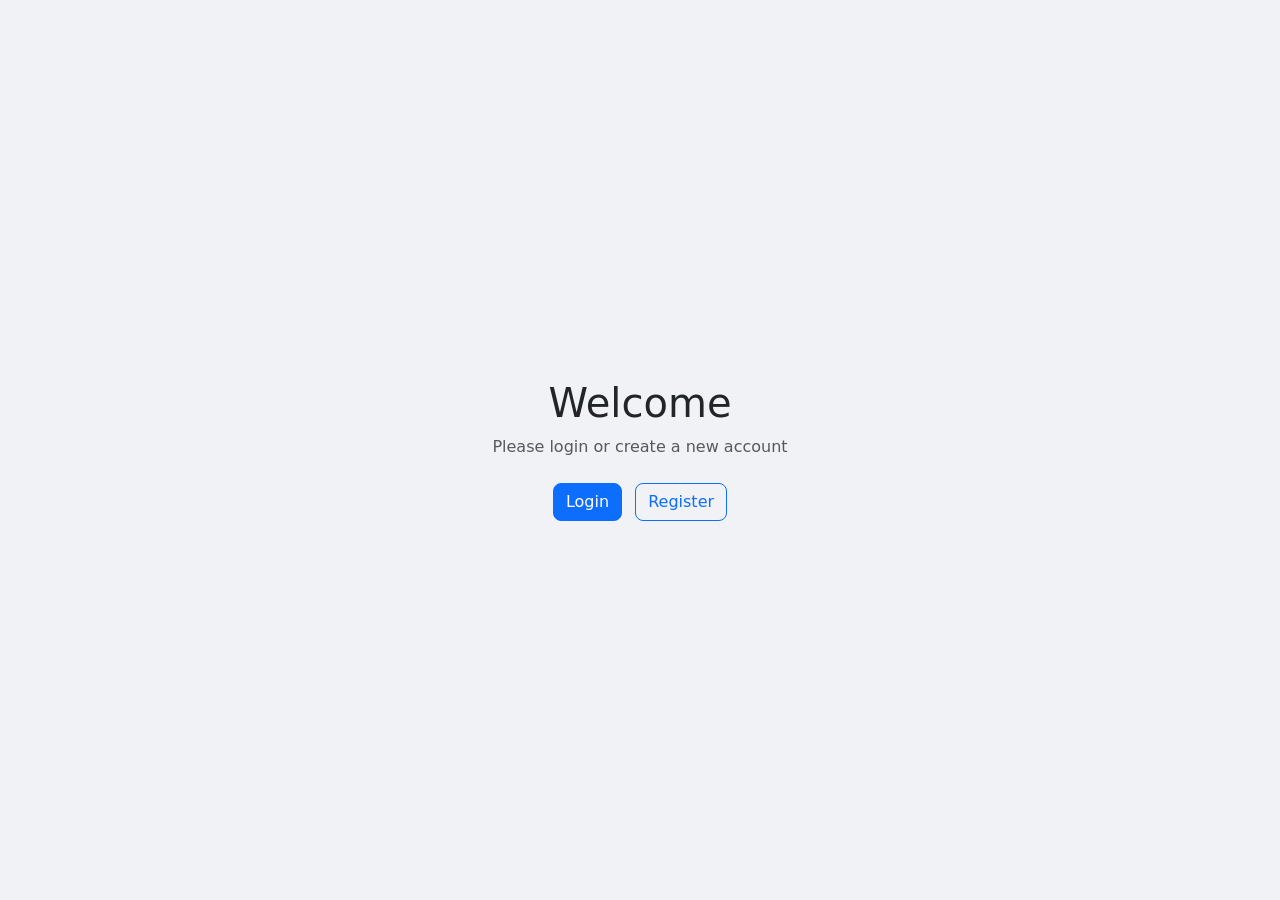
<file: index.html>
<!DOCTYPE html>
<html lang="en">
<head>
  <meta charset="UTF-8">
  <meta name="viewport" content="width=device-width, initial-scale=1">
  <title>Home</title>
  <link rel="stylesheet" href="https://cdn.jsdelivr.net/npm/bootstrap@5.3.0/dist/css/bootstrap.min.css">
  <link rel="stylesheet" href="css/style.css">
</head>
<body class="d-flex justify-content-center align-items-center vh-100">
  <div class="text-center">
    <h1 class="mb-2">Welcome</h1>
    <p class="text-muted mb-4">Please login or create a new account</p>
    <a href="login.html" class="btn btn-primary me-2">Login</a>
    <a href="register.html" class="btn btn-outline-primary">Register</a>
  </div>
</body>
</html>
</file>
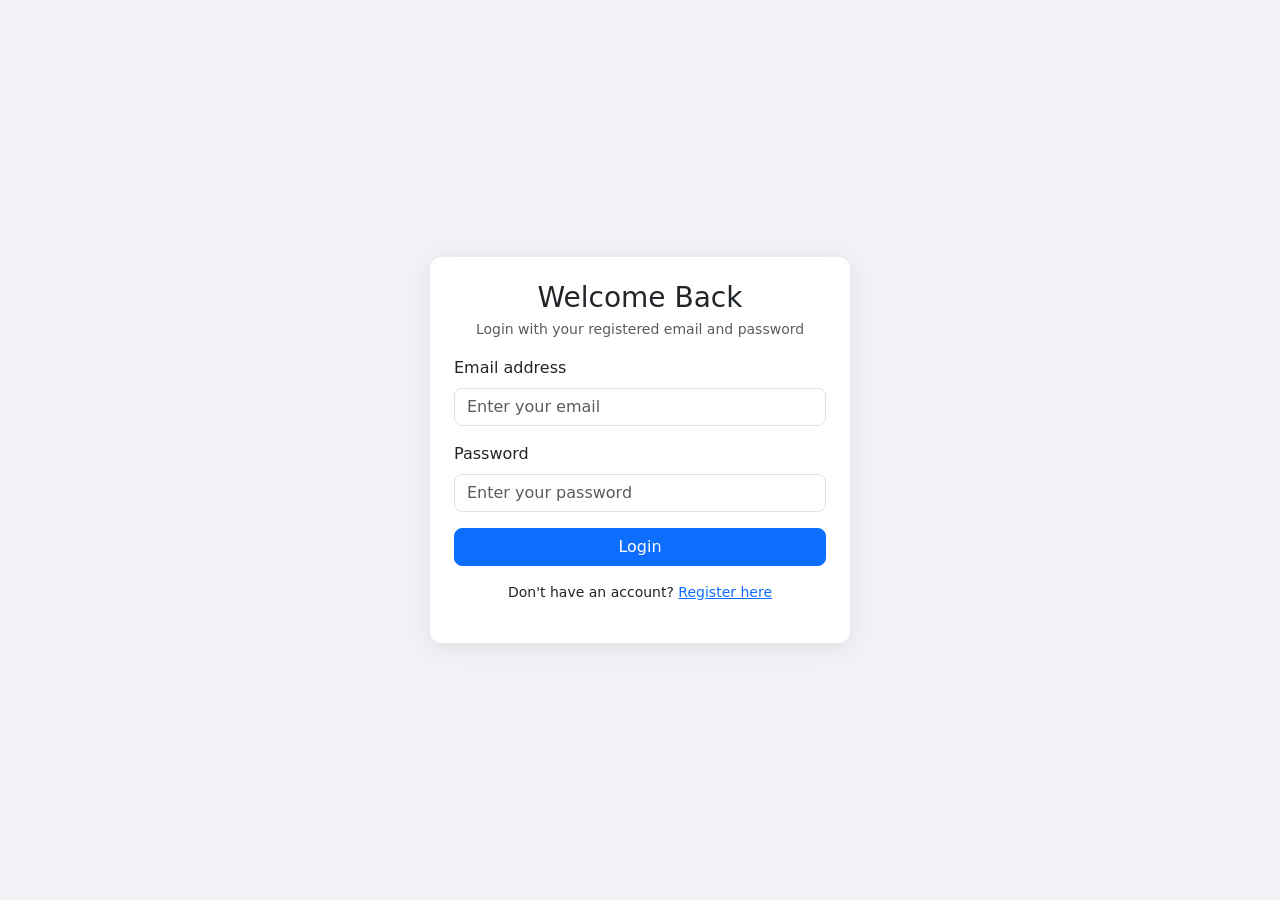
<file: login.html>
<!DOCTYPE html>
<html lang="en">
<head>
  <meta charset="UTF-8">
  <meta name="viewport" content="width=device-width, initial-scale=1">
  <title>Login</title>
  <link rel="stylesheet" href="https://cdn.jsdelivr.net/npm/bootstrap@5.3.0/dist/css/bootstrap.min.css">
  <link rel="stylesheet" href="css/style.css">
</head>
<body class="d-flex justify-content-center align-items-center vh-100">
  <div class="card p-4 shadow" style="width:420px">
    <h3 class="mb-1 text-center">Welcome Back</h3>
    <p class="text-center text-muted mb-3" style="font-size:14px">Login with your registered email and password</p>
    <div id="msg"></div>
    <div class="mb-3">
      <label class="form-label">Email address</label>
      <input type="email" id="email" class="form-control" placeholder="Enter your email">
    </div>
    <div class="mb-3">
      <label class="form-label">Password</label>
      <input type="password" id="password" class="form-control" placeholder="Enter your password">
    </div>
    <button id="login-btn" class="btn btn-primary w-100">Login</button>
    <p class="mt-3 text-center" style="font-size:14px">Don't have an account? <a href="register.html">Register here</a></p>
  </div>
  <script src="https://code.jquery.com/jquery-3.7.1.min.js"></script>
  <script src="js/login.js"></script>
</body>
</html>
</file>
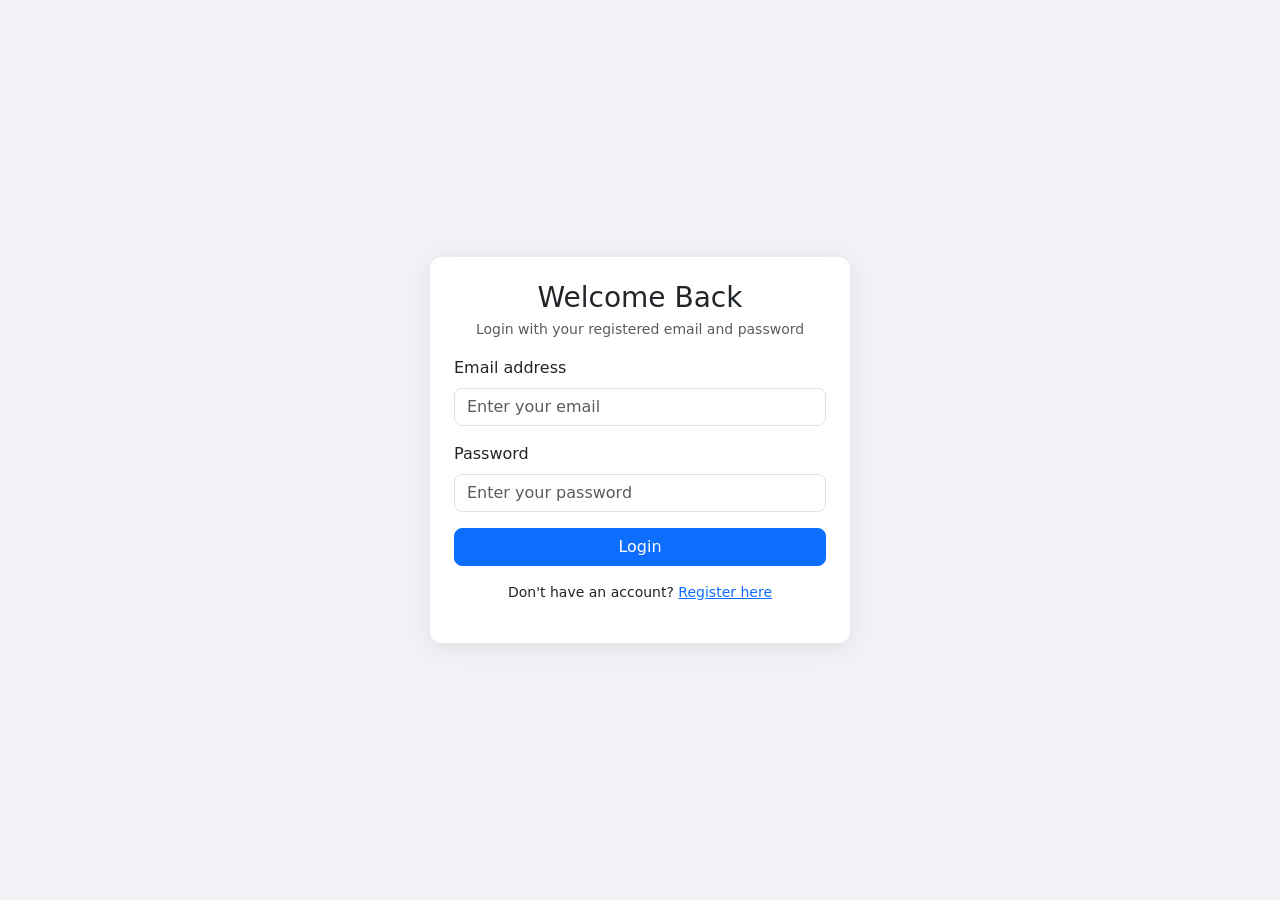
<file: profile.html>
<!DOCTYPE html>
<html lang="en">
<head>
  <meta charset="UTF-8">
  <meta name="viewport" content="width=device-width, initial-scale=1">
  <title>My Profile</title>
  <link rel="stylesheet" href="https://cdn.jsdelivr.net/npm/bootstrap@5.3.0/dist/css/bootstrap.min.css">
  <link rel="stylesheet" href="css/style.css">
</head>
<body>
  <nav class="navbar navbar-dark bg-primary px-4 d-flex justify-content-between">
    <span class="navbar-brand mb-0 h1">My Profile</span>
    <button id="logout-btn" class="btn btn-outline-light btn-sm">Logout</button>
  </nav>
  <div class="container mt-5" style="max-width:520px">
    <div id="msg"></div>
    <div class="card p-4 shadow">
      <h4 class="mb-1">Update Your Profile</h4>
      <p class="text-muted mb-4" style="font-size:14px">Your profile details are stored securely</p>
      <div class="mb-3">
        <label class="form-label">Full Name</label>
        <input type="text" id="fullname" class="form-control" placeholder="Enter your full name">
      </div>
      <div class="row">
        <div class="col-md-6 mb-3">
          <label class="form-label">Age</label>
          <input type="number" id="age" class="form-control" placeholder="Your age" min="1" max="120">
        </div>
        <div class="col-md-6 mb-3">
          <label class="form-label">Date of Birth</label>
          <input type="date" id="dob" class="form-control">
        </div>
      </div>
      <div class="mb-3">
        <label class="form-label">Contact Number</label>
        <input type="tel" id="contact" class="form-control" placeholder="Enter your phone number">
      </div>
      <div class="mb-3">
        <label class="form-label">Bio</label>
        <textarea id="bio" class="form-control" rows="4" placeholder="Write something about yourself"></textarea>
      </div>
      <button id="save-btn" class="btn btn-success w-100">Save Profile</button>
    </div>
  </div>
  <script src="https://code.jquery.com/jquery-3.7.1.min.js"></script>
  <script src="js/profile.js"></script>
</body>
</html>
</file>
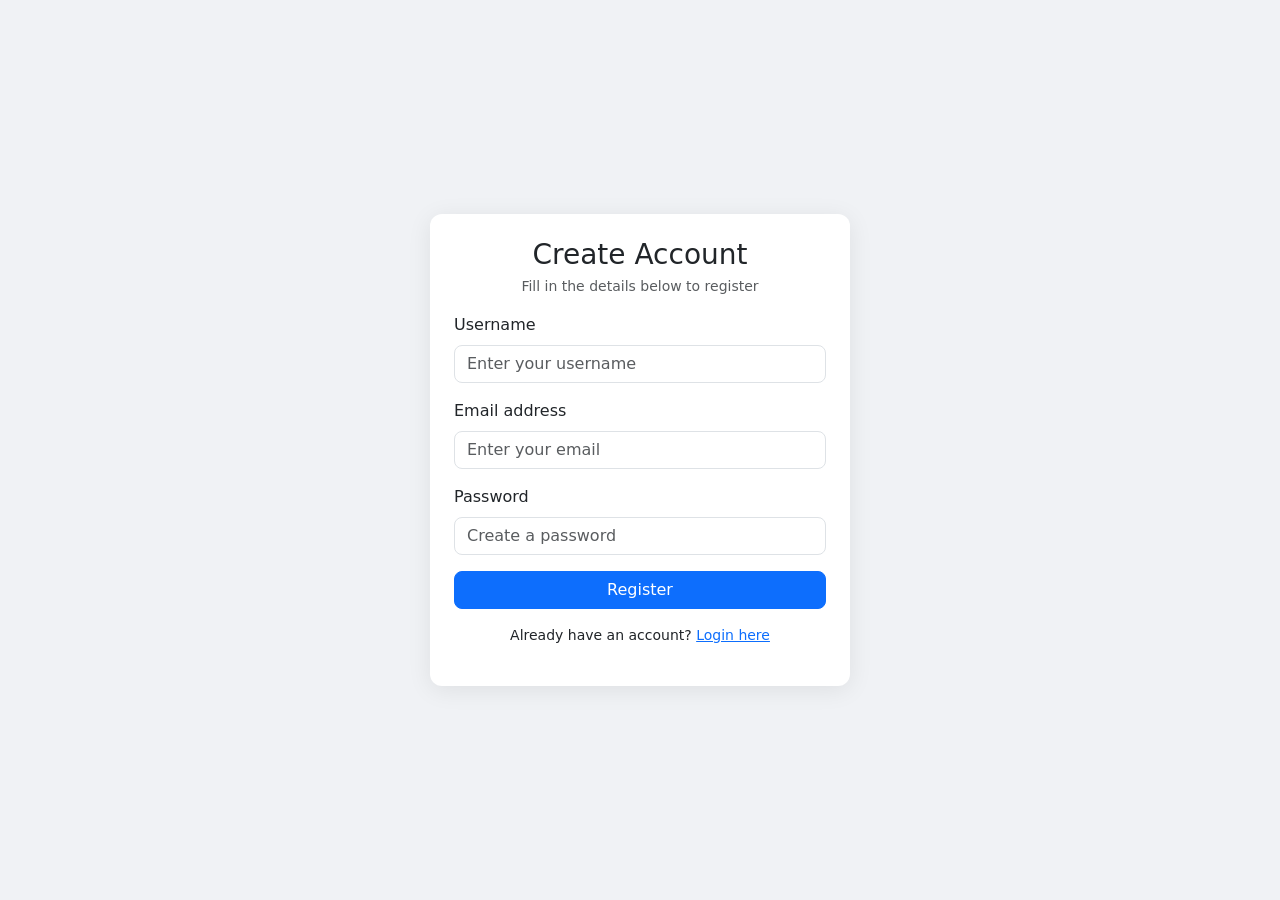
<file: register.html>
<!DOCTYPE html>
<html lang="en">
<head>
  <meta charset="UTF-8">
  <meta name="viewport" content="width=device-width, initial-scale=1">
  <title>Register</title>
  <link rel="stylesheet" href="https://cdn.jsdelivr.net/npm/bootstrap@5.3.0/dist/css/bootstrap.min.css">
  <link rel="stylesheet" href="css/style.css">
</head>
<body class="d-flex justify-content-center align-items-center vh-100">
  <div class="card p-4 shadow" style="width:420px">
    <h3 class="mb-1 text-center">Create Account</h3>
    <p class="text-center text-muted mb-3" style="font-size:14px">Fill in the details below to register</p>
    <div id="msg"></div>
    <div class="mb-3">
      <label class="form-label">Username</label>
      <input type="text" id="username" class="form-control" placeholder="Enter your username">
    </div>
    <div class="mb-3">
      <label class="form-label">Email address</label>
      <input type="email" id="email" class="form-control" placeholder="Enter your email">
    </div>
    <div class="mb-3">
      <label class="form-label">Password</label>
      <input type="password" id="password" class="form-control" placeholder="Create a password">
    </div>
    <button id="reg-btn" class="btn btn-primary w-100">Register</button>
    <p class="mt-3 text-center" style="font-size:14px">Already have an account? <a href="login.html">Login here</a></p>
  </div>
  <script src="https://code.jquery.com/jquery-3.7.1.min.js"></script>
  <script src="js/register.js"></script>
</body>
</html>
</file>
<file: css/style.css>
body {
  background-color: #f0f2f5;
}

.card {
  border-radius: 12px;
  border: none;
}

.navbar {
  box-shadow: 0 2px 8px rgba(0,0,0,0.15);
}

.btn {
  border-radius: 8px;
}

.form-control {
  border-radius: 8px;
}

.form-control:focus {
  box-shadow: 0 0 0 0.2rem rgba(13, 110, 253, 0.2);
}

#msg .alert {
  font-size: 14px;
  padding: 8px 12px;
  border-radius: 8px;
}

.card.shadow {
  box-shadow: 0 4px 24px rgba(0,0,0,0.08) !important;
}
</file>
